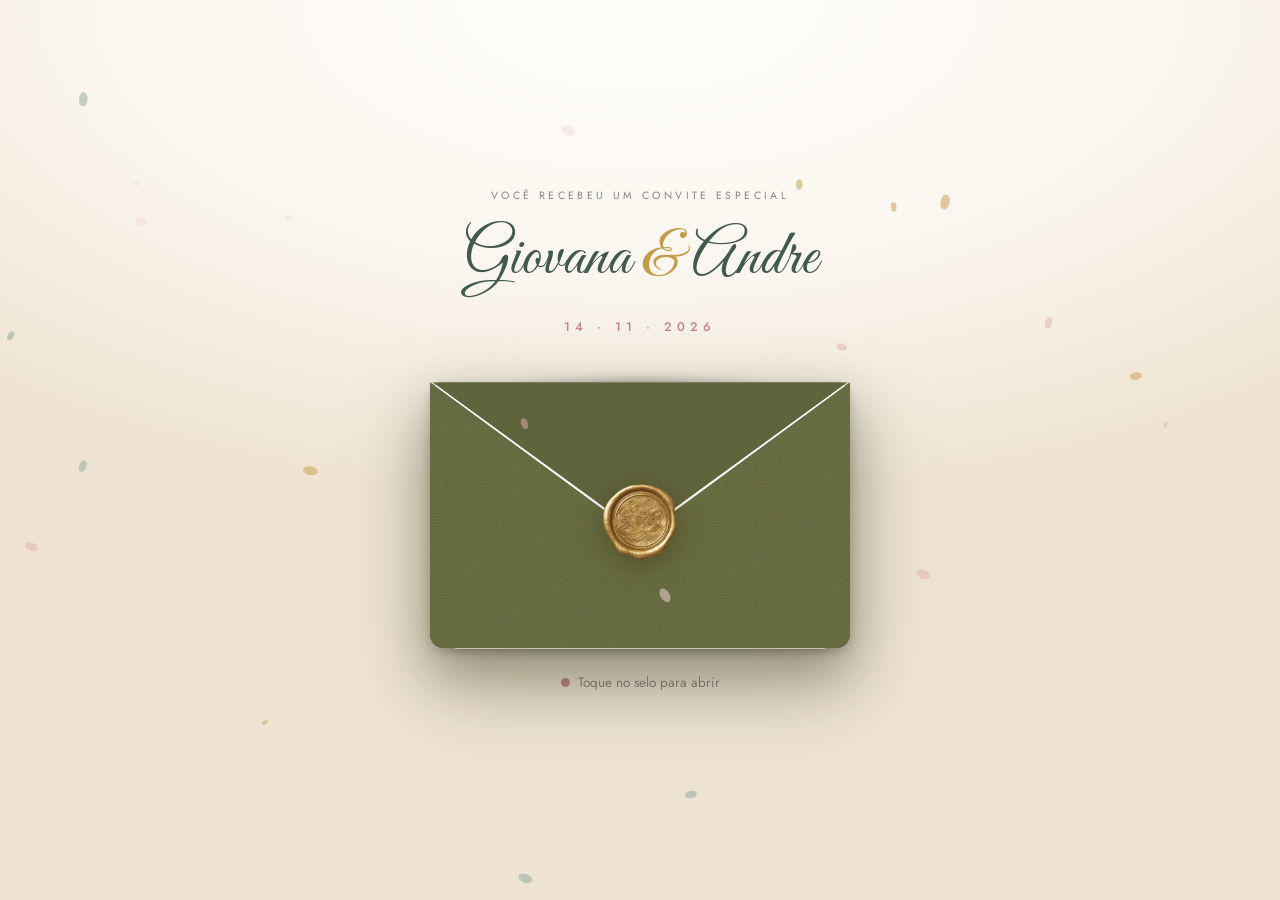
<file: index.html>
<!DOCTYPE html>
<html lang="pt-BR">
<head>
<meta charset="utf-8">
<meta name="viewport" content="width=device-width,initial-scale=1">
<title>G & A — Convite de Casamento</title>
<link rel="preload" as="image" href="assets/envelope-verde.jpg">
<link rel="preconnect" href="https://fonts.googleapis.com">
<link href="https://fonts.googleapis.com/css2?family=Cormorant+Garamond:wght@500;600&family=Great+Vibes&family=Jost:wght@300;400;500;600&display=swap" rel="stylesheet">
<link rel="stylesheet" href="styles.css">
<script src="https://cdnjs.cloudflare.com/ajax/libs/gsap/3.12.5/gsap.min.js"></script>
</head>
<body class="page-index">
<canvas id="petalas"></canvas>
<main class="index-wrap">
  <p class="kicker">Você recebeu um convite especial</p>
  <h1 class="script">Giovana <span>&</span> Andre</h1>
  <p class="data-top">14 · 11 · 2026</p>
  <div class="env-scene">
    <div class="env-shadow"></div>
    <div class="env" id="env" role="button" aria-label="Abrir envelope" tabindex="0">
      <div class="env-back"></div>
      <div class="carta" id="carta"><span class="c-mono">G · A</span><span class="c-nomes">Giovana & Andre</span><span class="c-data">14 · 11 · 2026</span></div>
      <div class="env-pocket"></div>
      <div class="env-flap" id="flap"></div>
      <button class="selo selo-foto" id="selo" aria-label="Abrir convite"><img src="assets/selo-novo.png" alt="Selo de cera G e A"></button>
      <div id="burst"></div>
    </div>
  </div>
  <p class="dica" id="dica"><span class="dot"></span> Toque no selo para abrir</p>
  <div id="barra"><span></span></div>
</main>
<script src="script.js"></script>
</body>
</html>
</file>
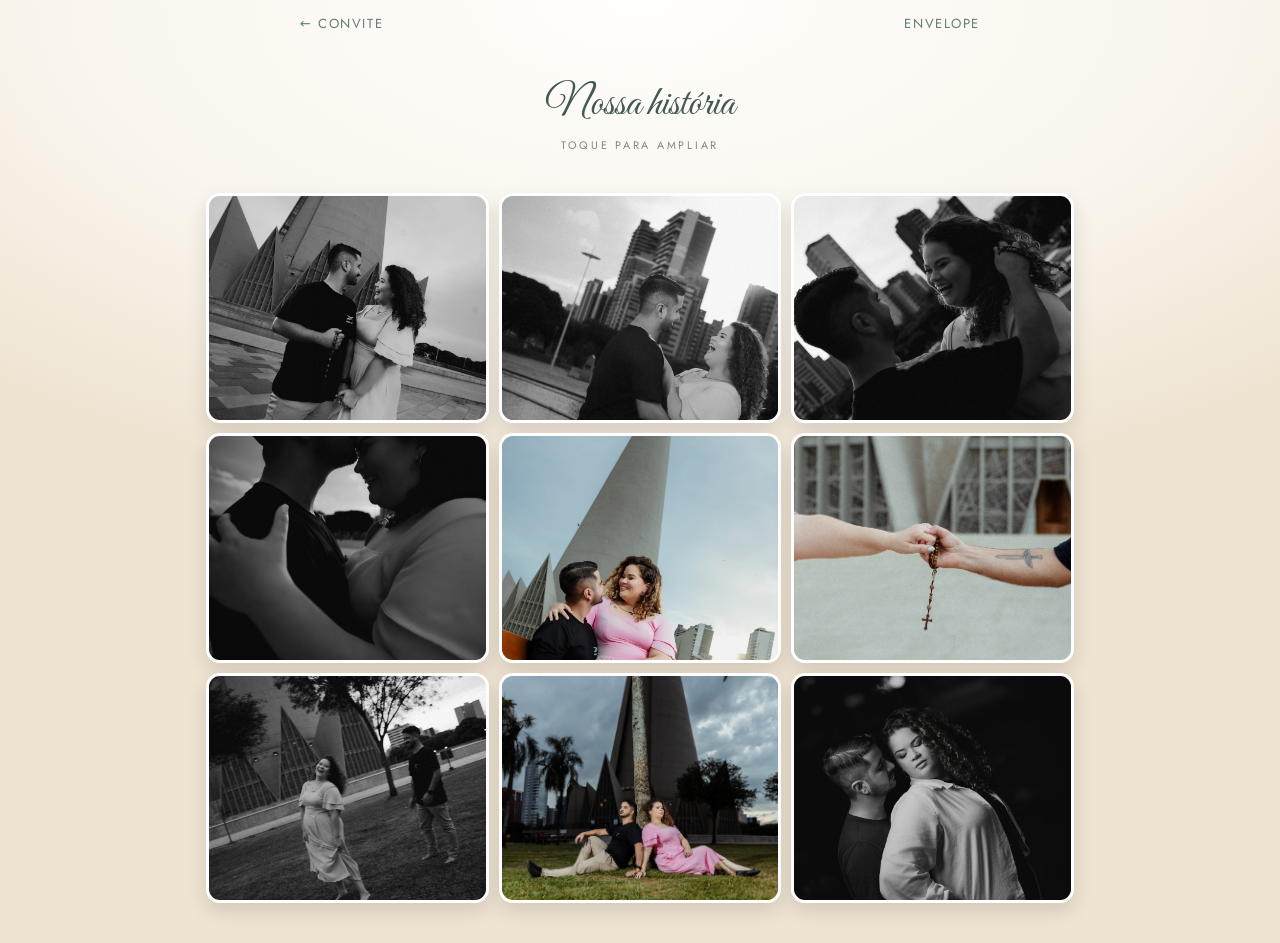
<file: galeria.html>
<!DOCTYPE html>
<html lang="pt-BR">
<head>
<meta charset="utf-8">
<meta name="viewport" content="width=device-width,initial-scale=1">
<title>Nossa história — G & A</title>
<link rel="preconnect" href="https://fonts.googleapis.com">
<link href="https://fonts.googleapis.com/css2?family=Cormorant+Garamond:wght@500;600&family=Great+Vibes&family=Jost:wght@300;400;500&display=swap" rel="stylesheet">
<link rel="stylesheet" href="styles.css">
</head>
<body class="page-galeria">
<nav class="topnav"><a href="convite.html">← Convite</a><a href="index.html">Envelope</a></nav>
<header class="gal-head"><h1 class="script">Nossa história</h1><p class="sub">toque para ampliar</p></header>
<section id="grade">
<img src="assets/foto01.jpg" alt="Foto 1" loading="lazy" decoding="async"><img src="assets/foto02.jpg" alt="Foto 2" loading="lazy" decoding="async"><img src="assets/foto03.jpg" alt="Foto 3" loading="lazy" decoding="async"><img src="assets/foto04.jpg" alt="Foto 4" loading="lazy" decoding="async"><img src="assets/foto06.jpg" alt="Foto 6" loading="lazy" decoding="async"><img src="assets/foto07.jpg" alt="Foto 7" loading="lazy" decoding="async"><img src="assets/foto08.jpg" alt="Foto 8" loading="lazy" decoding="async"><img src="assets/foto09.jpg" alt="Foto 9" loading="lazy" decoding="async"><img src="assets/foto10.jpg" alt="Foto 10" loading="lazy" decoding="async">
</section>
<div id="lightbox"><button class="lb-fechar" aria-label="Fechar">✕</button><button class="lb-nav esq" aria-label="Anterior">‹</button><img id="lbImg" alt="Foto ampliada"><button class="lb-nav dir" aria-label="Próxima">›</button></div>
<script src="script.js"></script>
</body>
</html>
</file>
<file: styles.css>
:root{--ivory:#FAF6EF;--papel:#FFFDF8;--salvia:#8CA69B;--salvia-esc:#5F7F74;--verde:#42594F;--oliva:#5A5F36;--blush:#F3D9DB;--rosa:#C48388;--dour:#C39B4A;--dour-cl:#E8CF8F;--texto:#4A4440;--suave:#8A8280}
*{box-sizing:border-box}html{scroll-behavior:smooth}
body{margin:0;background:radial-gradient(1000px 500px at 50% 0%,#FFFEFA,var(--ivory) 55%,#EFE4D2);color:var(--texto);font-family:Jost,system-ui,sans-serif;overflow-x:hidden}
#petalas{position:fixed;inset:0;pointer-events:none;z-index:5}
h2{font-family:"Cormorant Garamond",serif;color:var(--salvia-esc);text-align:center;font-size:1.9rem;margin:0 0 4px}
.sub{text-align:center;color:var(--suave);letter-spacing:.25em;text-transform:uppercase;font-size:.68rem;margin:0 0 18px}
section{max-width:720px;margin:0 auto;padding:24px 20px;position:relative;z-index:2}
.script{font-family:"Great Vibes",cursive;font-weight:400;color:var(--verde);margin:6px 0}
.script span{color:var(--dour)}
.topnav{display:flex;justify-content:space-between;max-width:720px;margin:0 auto;padding:14px 20px;position:relative;z-index:3}
.topnav a{color:var(--salvia-esc);text-decoration:none;font-size:.82rem;letter-spacing:.12em;text-transform:uppercase;display:flex;align-items:center;gap:6px}
/* INDEX envelope */
.page-index{min-height:100svh}.index-wrap{min-height:100svh;display:flex;flex-direction:column;align-items:center;justify-content:center;text-align:center;padding:40px 20px;position:relative;z-index:2}
.kicker{letter-spacing:.32em;text-transform:uppercase;font-size:.66rem;color:var(--suave)}
.page-index .script{font-size:clamp(2.6rem,10vw,4rem)}
.data-top{letter-spacing:.4em;color:var(--rosa);font-size:.78rem;font-weight:500}
.env-scene{perspective:1500px;margin-top:26px;filter:drop-shadow(0 30px 40px rgba(58,62,36,.3))}
.env-shadow{width:70%;height:26px;margin:0 auto;margin-bottom:-18px;background:radial-gradient(ellipse,rgba(0,0,0,.3),transparent 70%);filter:blur(5px)}
.env{position:relative;width:min(420px,90vw);aspect-ratio:1.58;border-radius:14px;cursor:pointer;transform-style:preserve-3d;outline:none;background:#3A3E24 url("data:image/svg+xml,%3Csvg xmlns='http://www.w3.org/2000/svg' width='160' height='160'%3E%3Cfilter id='n'%3E%3CfeTurbulence type='fractalNoise' baseFrequency='.9' numOctaves='3' stitchTiles='stitch'/%3E%3C/filter%3E%3Crect width='160' height='160' filter='url(%23n)' opacity='.5'/%3E%3C/svg%3E");background-blend-mode:overlay;box-shadow:0 24px 50px rgba(58,62,36,.35),0 4px 12px rgba(0,0,0,.2),inset 0 0 0 1px rgba(255,255,255,.08)}
.env::after{content:"";position:absolute;inset:0;border-radius:14px;pointer-events:none;z-index:4;opacity:.5;background-image:repeating-linear-gradient(0deg,rgba(255,255,255,.025) 0 1px,transparent 1px 3px),repeating-linear-gradient(90deg,rgba(0,0,0,.03) 0 1px,transparent 1px 3px);mix-blend-mode:overlay}
.env-back{position:absolute;inset:0;border-radius:14px;background:radial-gradient(120% 90% at 50% 0%,#5A5F36 0%,#4E5230 45%,#3A3E24 100%)}
.carta{position:absolute;left:5%;right:5%;top:5%;bottom:7%;background:linear-gradient(180deg,#FFFDF8,#F7EDDE);border:1px solid #E8D9C2;border-radius:6px;z-index:2;display:flex;flex-direction:column;align-items:center;justify-content:center;gap:4px;transform:translateY(8%);box-shadow:0 2px 8px rgba(0,0,0,.15)}
.c-mono{font-family:"Cormorant Garamond",serif;letter-spacing:.35em;color:var(--dour)}
.c-nomes{font-family:"Great Vibes",cursive;font-size:1.7rem;color:var(--verde)}
.c-data{font-size:.7rem;letter-spacing:.3em;color:var(--suave)}
.env-pocket{position:absolute;inset:0;border-radius:0 0 14px 14px;z-index:3;background:#5F643C;clip-path:polygon(0 0,50% 52%,100% 0,100% 100%,0 100%);box-shadow:none}
.env-pocket::before{content:"";position:absolute;inset:0;background:url("data:image/svg+xml,%3Csvg xmlns='http://www.w3.org/2000/svg' width='140' height='140'%3E%3Cfilter id='p'%3E%3CfeTurbulence type='fractalNoise' baseFrequency='.8' numOctaves='2' stitchTiles='stitch'/%3E%3C/filter%3E%3Crect width='140' height='140' filter='url(%23p)' opacity='.32'/%3E%3C/svg%3E");opacity:.9;mix-blend-mode:overlay}
.env-pocket::after{content:"";position:absolute;inset:0;background:repeating-linear-gradient(0deg,rgba(255,255,255,.02) 0 1px,transparent 1px 3px);opacity:.5;pointer-events:none}
.env-flap{position:absolute;left:0;right:0;top:0;height:58%;z-index:4;transform-origin:top center;background:#fdfdfd;clip-path:polygon(0 0,100% 0,50% 100%);border-radius:14px 14px 0 0;box-shadow:none}
.env-flap::before{content:"";position:absolute;inset:0;background:url("data:image/svg+xml,%3Csvg xmlns='http://www.w3.org/2000/svg' width='140' height='140'%3E%3Cfilter id='p'%3E%3CfeTurbulence type='fractalNoise' baseFrequency='.8' numOctaves='2' stitchTiles='stitch'/%3E%3C/filter%3E%3Crect width='140' height='140' filter='url(%23p)' opacity='.32'/%3E%3C/svg%3E");opacity:.9;mix-blend-mode:overlay}
.env-flap::after{content:"";position:absolute;left:2.5px;right:2.5px;top:0;height:calc(100% - 3px);background:#5F643C;clip-path:polygon(0 0,100% 0,50% 100%)}
.selo,.selo-foto{position:absolute;left:50%;top:52%;width:112px;height:80px;border:none;padding:0;transform:translate(-50%,-50%);z-index:5;cursor:pointer;transition:transform .25s}
.selo-foto{background:transparent;box-shadow:none;border-radius:50%}
.selo-foto:hover{transform:translate(-50%,-50%) scale(1.07)}
.selo-foto img{width:100%;height:100%;object-fit:contain;border-radius:50%;display:block;filter:drop-shadow(0 6px 14px rgba(60,40,10,.45))}
.wax-anel{position:absolute;inset:9px;border:2px solid rgba(122,84,20,.55);border-radius:50%;box-shadow:inset 0 1px 3px rgba(255,255,255,.5),0 1px 2px rgba(255,255,255,.35)}
.selo span:last-child{position:absolute;inset:0;display:flex;align-items:center;justify-content:center;font-family:"Cormorant Garamond",serif;font-size:.82rem;letter-spacing:.15em;color:#5b4415;text-shadow:0 1px 0 rgba(255,255,255,.6)}
#burst{position:absolute;inset:0;pointer-events:none;z-index:6}
.dica{margin-top:24px;color:var(--suave);font-size:.85rem;display:flex;gap:8px;align-items:center}
.dot{width:9px;height:9px;border-radius:50%;background:var(--rosa);animation:pulso 1.6s infinite}
@keyframes pulso{0%{box-shadow:0 0 0 0 rgba(196,131,136,.5)}70%{box-shadow:0 0 0 12px rgba(196,131,136,0)}100%{box-shadow:0 0 0 0 rgba(196,131,136,0)}}
#barra{width:min(300px,70vw);height:3px;background:rgba(95,127,116,.18);border-radius:99px;margin-top:14px;overflow:hidden;opacity:0}
body.abrindo #barra{opacity:1}#barra span{display:block;height:100%;width:0;background:linear-gradient(90deg,var(--dour-cl),var(--dour))}
/* convite */
.page-convite .script{font-size:2.8rem;text-align:center}
.papel{background:var(--papel);border-radius:18px;padding:36px 26px;text-align:center;box-shadow:0 20px 60px rgba(66,89,79,.16);border:1px solid #EFE4D4;margin-top:14px}
.divider{display:flex;justify-content:center;margin-bottom:6px}
.monograma{font-family:"Cormorant Garamond",serif;letter-spacing:.35em;color:var(--dour);margin:8px 0}
.versiculo{font-size:.9rem;line-height:1.7;background:var(--ivory);border-left:3px solid var(--dour);padding:14px;text-align:left;border-radius:0 10px 10px 0}
.upper{letter-spacing:.2em;text-transform:uppercase;font-size:.7rem;color:var(--suave);text-align:center}
.pais{display:flex;align-items:center;justify-content:center;gap:14px;flex-wrap:wrap;margin:18px 0}
.pais p{margin:0;text-align:center}.pais small{display:block;color:var(--suave);font-size:.72rem}
.data-grande{font-family:"Cormorant Garamond",serif;font-size:1.45rem;color:var(--salvia-esc);text-align:center}
.data-grande em{font-size:1rem}
.kids{max-width:560px}.kids figure,.flip-verso figure{margin:0 auto;background:var(--papel);border-radius:18px;overflow:hidden;border:1px solid #EFE4D4;box-shadow:0 16px 40px rgba(196,131,136,.16);max-width:520px;padding:12px}
.flip-verso img{width:100%;max-width:100%;height:auto;aspect-ratio:3/2;object-fit:cover;background:#FAF6EF;display:block;margin:0 auto;border-radius:12px;max-height:none;flex-shrink:0;align-self:center}
.kids img{width:100%;max-width:100%;height:auto;aspect-ratio:3/2;object-fit:cover;background:#FAF6EF;display:block;margin:0 auto;border-radius:12px;max-height:none;flex-shrink:0}
/* foto retrato das crianças: mostra inteira sem cortar */
.flip-verso img.criancas{aspect-ratio:2/3;object-fit:contain;object-position:center top;max-height:520px;width:auto;max-width:100%;margin:0 auto}
.flip-verso figcaption,.kids figcaption{padding:14px;font-family:"Great Vibes",cursive;font-size:1.6rem;color:var(--verde);text-align:center}
/* flip verso (foto) -> frente (convite) - MESMO TAMANHO */
.flip-stage{perspective:1600px}
.flip-dica{text-align:center;color:var(--suave);font-size:.82rem;letter-spacing:.06em;margin:0 0 10px}
.flip-inner{display:grid;cursor:pointer;transform-style:preserve-3d;transition:transform 1.1s cubic-bezier(.4,.1,.2,1);width:min(560px,92vw);margin:0 auto;align-items:stretch}
.flip-inner.virado{transform:rotateY(180deg)}
.flip-face{grid-area:1/1;backface-visibility:hidden;-webkit-backface-visibility:hidden;min-width:0;width:100%;display:flex;flex-direction:column;align-items:stretch}
.flip-face.flip-frente{transform:rotateY(180deg)}
.flip-face .papel,.flip-verso figure{margin:0;flex:1;display:flex;flex-direction:column;justify-content:center;align-items:center;min-height:640px;box-sizing:border-box}
.cd-grade{display:grid;grid-template-columns:repeat(4,1fr);gap:10px}
.cd-grade div{background:var(--papel);border:1px solid var(--salvia);border-radius:14px;padding:14px 6px;text-align:center}
.cd-grade span{display:block;font-family:"Cormorant Garamond",serif;font-size:2rem;color:var(--verde)}
.cd-grade small{letter-spacing:.2em;text-transform:uppercase;font-size:.6rem;color:var(--suave)}
.cartao{background:var(--papel);border-radius:18px;padding:28px 22px;text-align:center;box-shadow:0 16px 40px rgba(66,89,79,.14);border-top:5px solid var(--rosa)}
.cartao.verde{border-top-color:var(--salvia)}
.icone{display:flex;justify-content:center;margin-bottom:6px}
.btn{display:inline-flex;align-items:center;gap:8px;background:var(--salvia-esc);color:#fff;padding:12px 24px;border-radius:999px;text-decoration:none;margin:12px 0}
.nota{color:var(--rosa)}
.gal-cta{display:flex;justify-content:center}
.gal-btn{display:inline-flex;align-items:center;gap:10px;padding:16px 28px;border-radius:999px;background:linear-gradient(135deg,var(--dour-cl),var(--dour));color:#fff;text-decoration:none;font-weight:600;letter-spacing:.06em;box-shadow:0 12px 28px rgba(195,155,74,.4)}
#rsvp{background:linear-gradient(150deg,var(--salvia-esc),var(--verde));border-radius:20px;text-align:center;color:#fff}
#rsvp h2{color:#fff}.prazo{letter-spacing:.3em;color:var(--dour-cl)}
.btn-dourado{display:inline-block;background:linear-gradient(180deg,var(--dour-cl),var(--dour));color:#4A3510;font-weight:600;padding:14px 30px;border-radius:999px;text-decoration:none;cursor:pointer;position:relative;z-index:3}
.btn-dourado:hover{filter:brightness(1.05);transform:translateY(-1px)}
.rsvp-nota{font-size:.82rem;opacity:.9}
footer{text-align:center;padding:24px;color:var(--suave);letter-spacing:.3em;font-size:.68rem}
/* galeria */
.gal-head{text-align:center;padding:26px 20px 6px}.gal-head .script{font-size:2.6rem}
#grade{display:grid;grid-template-columns:repeat(2,1fr);gap:10px;max-width:900px;margin:0 auto;padding:16px 16px 40px}
#grade img{width:100%;height:230px;object-fit:cover;border-radius:14px;border:3px solid #fff;box-shadow:0 8px 20px rgba(0,0,0,.12);cursor:zoom-in}
#lightbox{display:none;position:fixed;inset:0;background:rgba(43,52,49,.93);align-items:center;justify-content:center;z-index:60}
#lightbox.show{display:flex}#lightbox img{max-width:90vw;max-height:80vh;border-radius:12px;border:4px solid #fff}
.lb-fechar{position:absolute;top:14px;right:14px;background:var(--dour);color:#fff;border:none;width:42px;height:42px;border-radius:50%;cursor:pointer}
.lb-nav{position:absolute;top:50%;transform:translateY(-50%);background:rgba(255,255,255,.9);border:none;width:46px;height:46px;border-radius:50%;font-size:1.6rem;cursor:pointer;color:var(--verde)}
.lb-nav.esq{left:10px}.lb-nav.dir{right:10px}
.reveal{opacity:0;transform:translateY(24px);transition:all .8s ease}.reveal.visivel{opacity:1;transform:none}
@media(min-width:640px){#grade{grid-template-columns:repeat(3,1fr)}.page-convite .script{font-size:3.4rem}}
</file>
